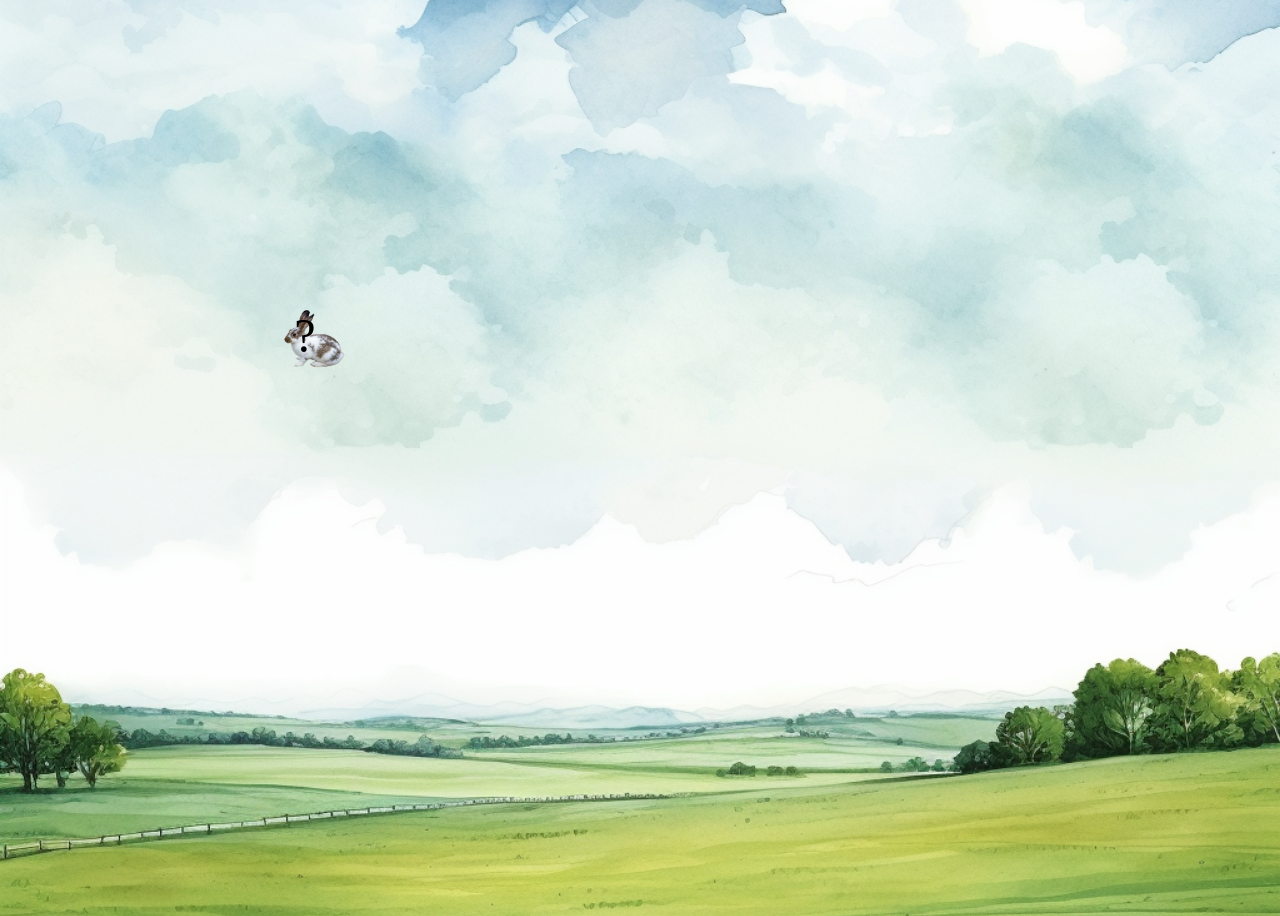
<file: fsd-projects/bouncing-box/index.html>
<!DOCTYPE html>
<html>

<head>
  <meta charset="utf-8" />
  <title>Bouncing Box</title>
  <script src="jquery.min.js"></script>
  <style>
    .box {
      width: 90px;
      height: 70px;
      background-image: url("images/bunny.png");
      background-size: contain;
      background-position: center;
      font-size: 300%;
      text-align: center;
      user-select: none;
      display: block;
      position: absolute;
      top: 100px;
      /* Change me! */
      left: 0px;
    }

    .board {
      height: 100vh;
      overflow: hidden;
      background-image: url("images/farmground.png");
      background-size: cover;
      background-position: center;
    }
  </style>
  <!-- 	<script src="//cdnjs.cloudflare.com/ajax/libs/jquery/2.1.1/jquery.min.js"></script> -->
</head>

<body class="board">
  <!-- HTML for the box -->
  <div class="box">?</div>

  <script>
    (function () {
      "use strict";
      /* global jQuery */

      //////////////////////////////////////////////////////////////////
      /////////////////// SETUP DO NOT DELETE //////////////////////////
      //////////////////////////////////////////////////////////////////

      var box = jQuery(".box"); // reference to the HTML .box element
      var board = jQuery(".board"); // reference to the HTML .board element
      var boardWidth = board.width(); // the maximum X-Coordinate of the screen

      // update the boardWidth variable when the window is resized
      jQuery(window).on("resize", function () {
        boardWidth = board.width();

      });

      // Every 50 milliseconds, call the update Function (see below)
      setInterval(update, 50);

      // Every time the box is clicked, call the handleBoxClick Function (see below)
      box.on("click", handleBoxClick);

      // moves the Box to a new position on the screen along the X-Axis
      function moveBoxTo(newPositionX, newPositionY) {
        box.css("left", newPositionX);
        box.css("top", newPositionY);

      }

      // changes the text displayed on the Box
      function changeBoxText(newText) {
        box.text(newText);
      }

      //////////////////////////////////////////////////////////////////
      /////////////////// YOUR CODE BELOW HERE /////////////////////////
      //////////////////////////////////////////////////////////////////

      // TODO 2 - Variable declarations
      var positionX = 0;
      var points = 0;
      var speedX = 10;
      var positionY = 100;
      var speedY = 8;
      var boardHeight = jQuery(window).height();
      var clicks = 0;

      /**
       * This Function will be called 20 times/second.
       * Each time it is called, it should move the Box to a new location.
       * If the box drifts off the screen, turn it around!
       */
      function update() {
        positionY += speedY;
        positionX += speedX;
        moveBoxTo(positionX, positionY);

        if (positionX > boardWidth) {
          speedX *= -1
        }
        if (positionX < 0) {
          speedX *= -1
        }

        if (positionY >= boardHeight) {
          speedY *= -1
        }
        if (positionY <= 0) {
          speedY *= -1
        }

      }

      /**
       * This Function will be called each time the box is clicked.
       * Each time it is called, it should perform each of the following actions:
       * - increase the points total
       * - increase the speed
       * - move the box to the left side of the screen.
       */
      function handleBoxClick() {
        positionX = 0;
        speedX = 1 * points + 12;
        points += 1;
        changeBoxText(points);



      }


    })();
  </script>
</body>

</html>
</file>
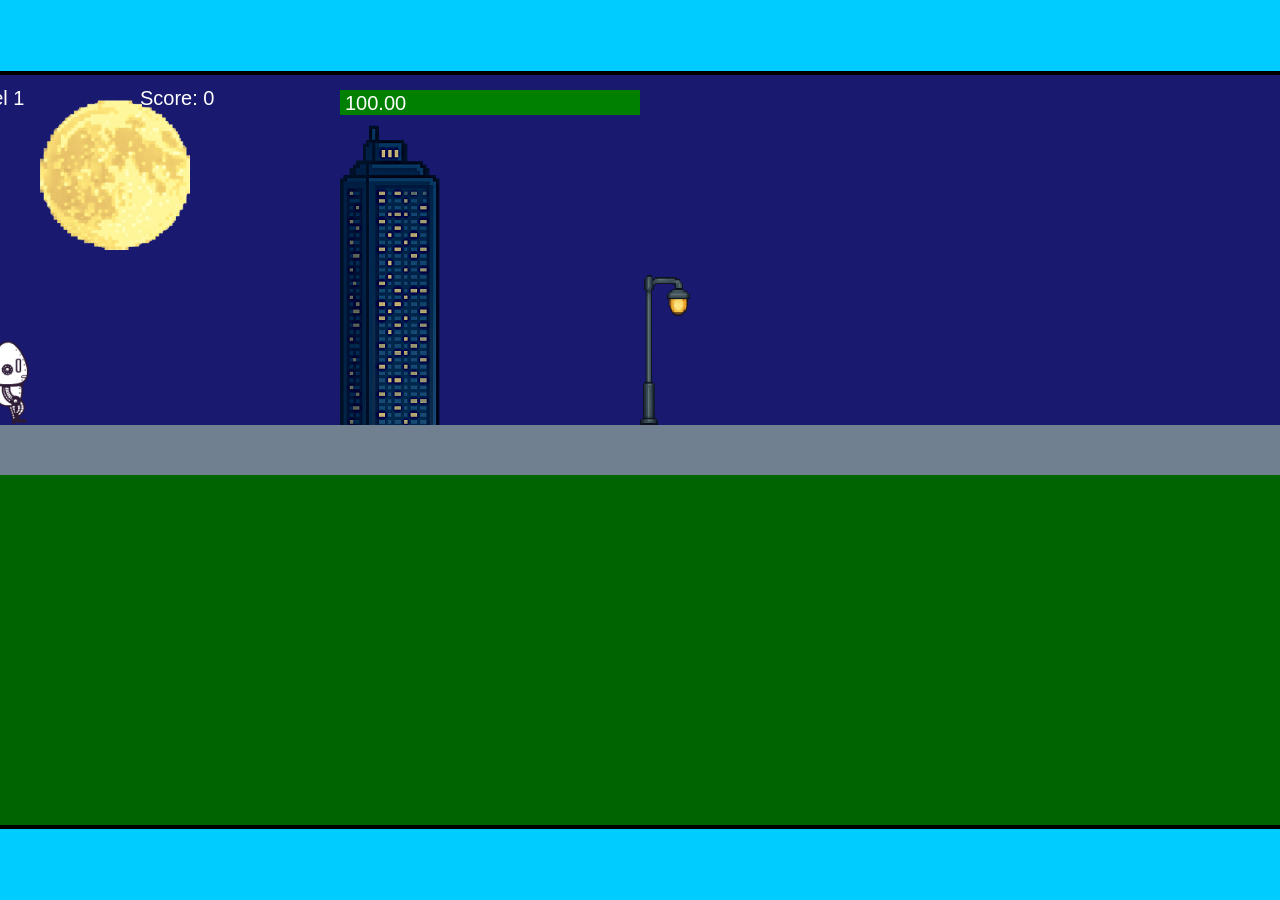
<file: fsd-projects/runtime/index.html>
<!DOCTYPE html>
<html lang="en">
  <head>
    <meta charset="UTF-8" />
    <meta name="viewport" content="width=device-width, initial-scale=1.0" />
    <title>Runtime Neo</title>
    <link rel="stylesheet" href="runtime.css" />
    <script src="https://code.jquery.com/jquery-3.1.0.js"></script>
    <script src="setup.js"></script>
    <script src="levels.js"></script>
    <script src="scenery.js"></script>
    <script src="student.js"></script>
    <script src="main.js"></script>
  </head>
  <body id="body">
    <canvas id="gameCanvas" width="1400" height="750"></canvas>
    <img id="player" src="images/halle.png" />
    <img id="projectile" src="images/projectile.png" />
    <img id="basicPlatform" src="images/interactable/basicPlatform.png" />
    <img id="spikes" src="images/interactable/spikes.png" />
    <img id="bug" src="images/interactable/bug.png" />
    <img id="healthUp" src="images/interactable/healthUp.png" />
    <img id="flag" src="images/interactable/flag.png" />
    <img id="moon" src="images/backgrounds/moon.png" />
    <img id="building" src="images/backgrounds/building.png" />
    <img id="lamp" src="images/backgrounds/lamp.png" />
  </body>
</html>
</file>
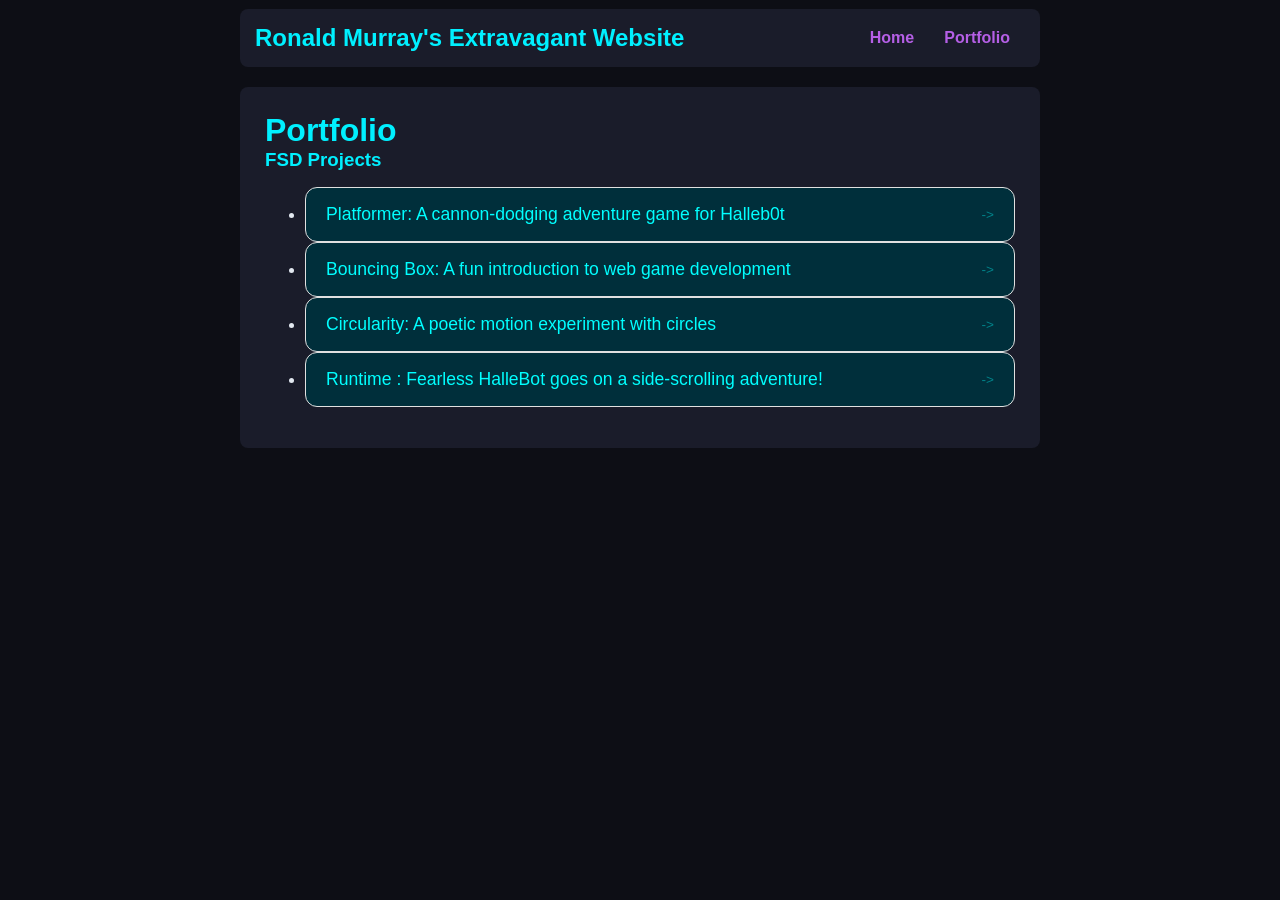
<file: portfolio.html>
<!DOCTYPE html>
<html>
<head>
  <title>Ronald Murray's Website</title>
  <link rel="stylesheet" href="style.css" />
</head>
<body>
<!-- All content goes here -->
<div id="all-contents">
  <nav>
<h1>Ronald Murray's Extravagant Website</h1>
  <ul id="nav-ul">
    <li class="nav-li">
      <a href="index.html">Home</a>
    </li>
    <li class="nav-li">
      <a href="portfolio.html">Portfolio</a>
    </li>
  </ul>
  </nav>

  <main>
<div class="content">
    <h1>Portfolio</h1>
    <h3>FSD Projects</h3>
    <ul id="portfolio">
<li>
  <a href="fsd-projects/platformer/">Platformer: A cannon-dodging adventure game for Halleb0t</a>
</li>
<li>
  <a href="fsd-projects/bouncing-box/">Bouncing Box: A fun introduction to web game development</a>
</li>
<li>
  <a href="fsd-projects/circularity/">Circularity: A poetic motion experiment with circles</a>
</li>
<li>
 <a href="fsd-projects/runtime/">Runtime : Fearless HalleBot goes on a side-scrolling adventure!</a>
</li>

    </ul>

    <!-- ASD Projects will go here -->

  </div>
  </main>
</div>
</body>
</html>
</file>
<file: fsd-projects/runtime/runtime.css>
/* runtime.css */
/* Styles for Runtime Neo auto-runner game */

img {
  display: none;
}

#gameCanvas {
  position: absolute;
  border: 4px solid #000;
  top: 50%;
  left: 50%;
  transform: translate(-50%, -50%);
}

body {
  margin: 0;
  background-color: #00ccff;
  font-family: Arial, sans-serif;
  text-align: center;
  overflow: hidden;
}
</file>
<file: style.css>
body { 
  background: #0d0e15; 
  color: #e2e8f0;
  padding: 1px; 
  font-family: Arial, Sans-serif;
}

#all-contents { 
  max-width: 800px; 
  margin: auto;
}


nav { 
  background: #1a1c2a; 
  margin: 0 auto; 
  display: flex; 
  padding: 15px; 
  margin-bottom: 20px;
  border-radius: 8px; 
}

h1 { 
  display: flex; 
  align-items: center; 
  color: #00f0ff;
  flex: 1; 
  margin: 0; 
}

#nav-ul { 
  list-style-type: none; 
  margin: 0; 
  padding: 0; 
  display: flex;
  align-items: center;
}

.nav-li { 
  display: inline-block; 
  padding: 0 15px;
}

a { 
  text-decoration: none; 
  color: #b55fe6;
  font-weight: bold;
  transition: color 0.3s ease; 
}

main { 
  background: #1a1c2a;
  display: flex; 
  margin-top: 20px;
  border-radius: 8px;
  padding: 10px;
}

.sidebar { 
  margin-right: 25px; 
  padding: 10px;
  border-right: 1px solid #2d3142;
}

.sidebar-img { 
  width: 200px;
  border-radius: 6px;
}

.content { 
  flex: 1; 
  padding: 15px;
}


#interests { 
  border: 2px solid #00f0ff; 
  box-shadow: 0 0 10px rgba(0, 240, 255, 0.2); 
  padding: 15px; 
  margin-top: 20px;
  border-radius: 8px;
  background: #131520; 
}

h2, h3 { 
  margin: 0px;
  color: #00f0ff; 
  margin-bottom: 10px;
  }
  #portfolio a {
  display: flex;
  justify-content: space-between;
  align-items: center;
  text-decoration: none;
  color: cyan;
  padding: 16px 20px;
  font-size: 1.1rem;
  font-weight: 500;
  background: #002f3b;
  border: 1px solid #e0e0e0;
  border-radius: 12px;
  transition: background 0.25s ease, color 0.25s ease, transform 0.25s ease;
  }
#portfolio a:hover {
  background: #000;
  color: #fff;
  transform: translateX(4px);
}

#portfolio a::after {
  content: "->";
  font-size: 0.85rem;
  opacity: 0.4;
  transition: opacity 0.25s ease;
  white-space: nowrap;
}

#portfolio a:hover::after {
  opacity: 1;
}
</file>
